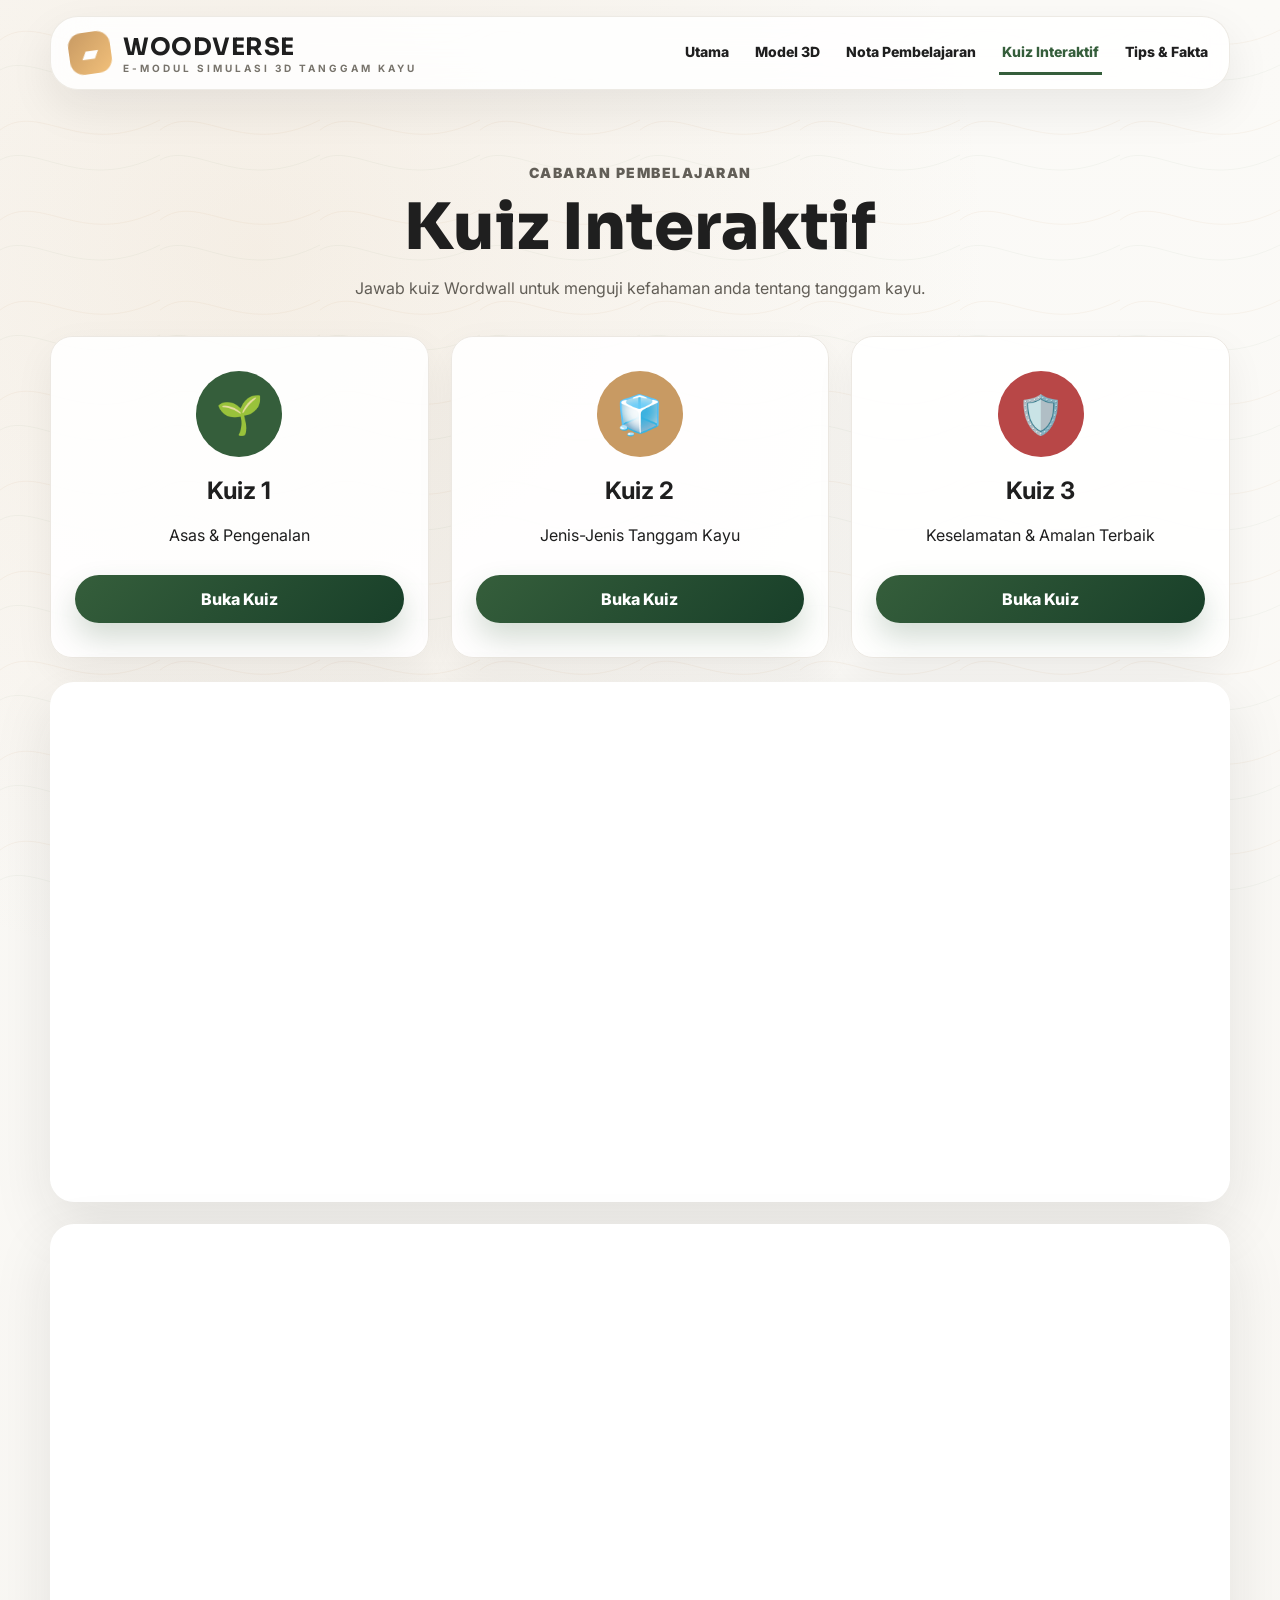
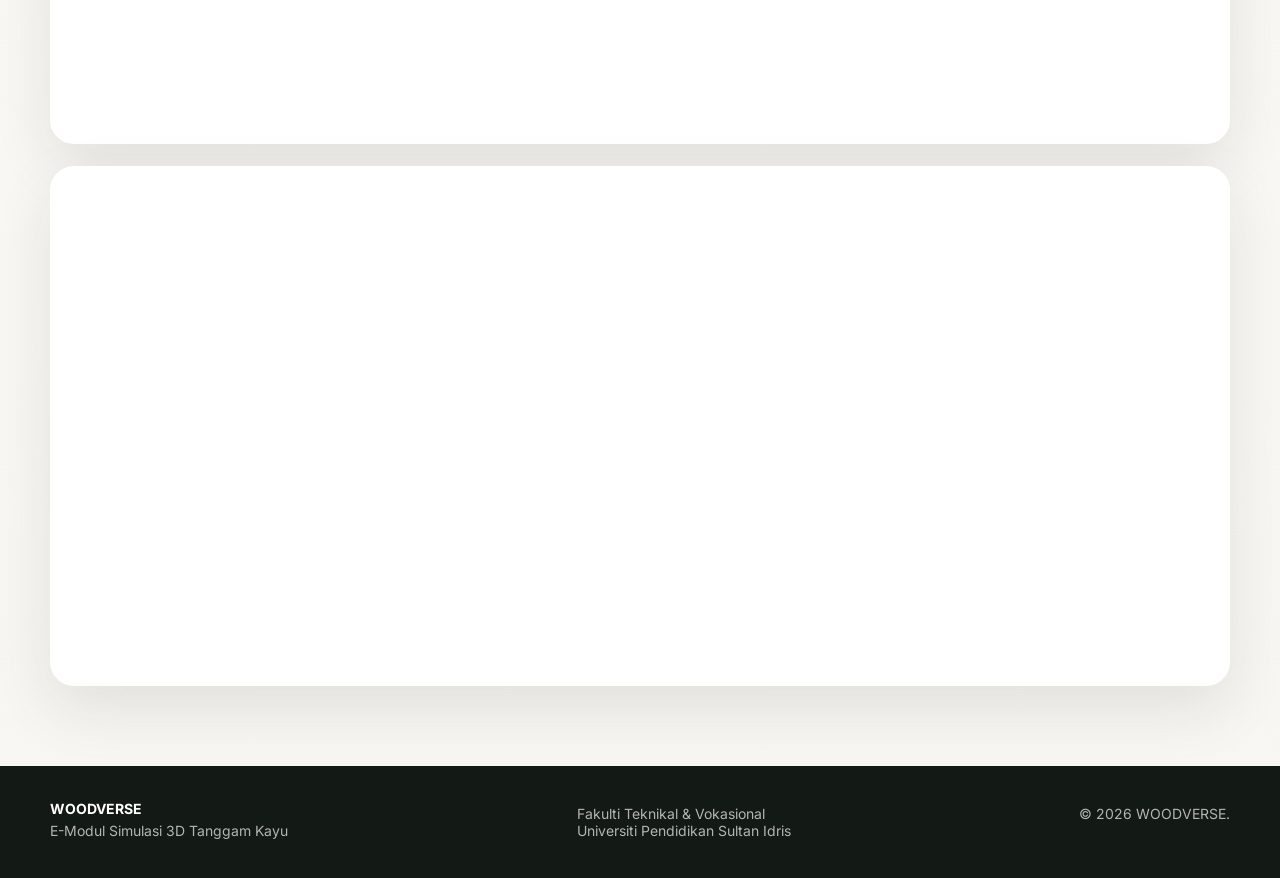
<file: kuiz.html>
<!doctype html>
<html lang="ms"><head><meta charset="utf-8"><meta name="viewport" content="width=device-width, initial-scale=1"><title>Kuiz Interaktif | WOODVERSE</title><link rel="preconnect" href="https://fonts.googleapis.com"><link rel="preconnect" href="https://fonts.gstatic.com" crossorigin><link href="https://fonts.googleapis.com/css2?family=Inter:wght@400;500;600;700;800&family=Sora:wght@500;600;700;800&display=swap" rel="stylesheet"><link rel="stylesheet" href="css/style.css"></head><body>
<header class="site-header"><a class="brand" href="index.html"><span class="brand-mark">▰</span><span><strong>WOODVERSE</strong><small>E-Modul Simulasi 3D Tanggam Kayu</small></span></a><nav class="nav-links" id="navLinks"><a href="index.html">Utama</a><a href="model.html">Model 3D</a><a href="nota.html">Nota Pembelajaran</a><a class="active" href="kuiz.html">Kuiz Interaktif</a><a href="tips.html">Tips & Fakta</a></nav><button class="menu-toggle" onclick="toggleMenu()">☰</button></header>
<main class="page-wrap"><section class="page-title reveal"><p class="eyebrow">Cabaran Pembelajaran</p><h1>Kuiz Interaktif</h1><p>Jawab kuiz Wordwall untuk menguji kefahaman anda tentang tanggam kayu.</p></section><section class="quiz-grid reveal"><article class="quiz-card"><span class="quiz-icon green">🌱</span><h2>Kuiz 1</h2><p>Asas & Pengenalan</p><a class="btn primary" target="_blank" rel="noopener" href="https://wordwall.net/embed/8ca67dd5350146b5a5872507b5dd5291?themeId=65&templateId=5&fontStackId=0">Buka Kuiz</a></article><article class="quiz-card"><span class="quiz-icon wood">🧊</span><h2>Kuiz 2</h2><p>Jenis-Jenis Tanggam Kayu</p><a class="btn primary" target="_blank" rel="noopener" href="https://wordwall.net/embed/bca77bf0a0784e5fbccabd1e99d3cb2f?themeId=65&templateId=3&fontStackId=0">Buka Kuiz</a></article><article class="quiz-card"><span class="quiz-icon red">🛡️</span><h2>Kuiz 3</h2><p>Keselamatan & Amalan Terbaik</p><a class="btn primary" target="_blank" rel="noopener" href="https://wordwall.net/embed/df77142b5eb44274916b19295d7b751c?themeId=65&templateId=46&fontStackId=0">Buka Kuiz</a></article></section><section class="quiz-frame-wrap reveal"><iframe id="q1" class="quiz-frame active" src="https://wordwall.net/embed/8ca67dd5350146b5a5872507b5dd5291?themeId=65&templateId=5&fontStackId=0" title="Kuiz 1"></iframe><iframe id="q2" class="quiz-frame" src="https://wordwall.net/embed/bca77bf0a0784e5fbccabd1e99d3cb2f?themeId=65&templateId=3&fontStackId=0" title="Kuiz 2"></iframe><iframe id="q3" class="quiz-frame" src="https://wordwall.net/embed/df77142b5eb44274916b19295d7b751c?themeId=65&templateId=46&fontStackId=0" title="Kuiz 3"></iframe></section></main>
<footer class="footer"><div><strong>WOODVERSE</strong><p>E-Modul Simulasi 3D Tanggam Kayu</p></div><p>Fakulti Teknikal & Vokasional<br>Universiti Pendidikan Sultan Idris</p><p>© 2026 WOODVERSE.</p></footer><script src="js/main.js"></script></body></html>
</file>
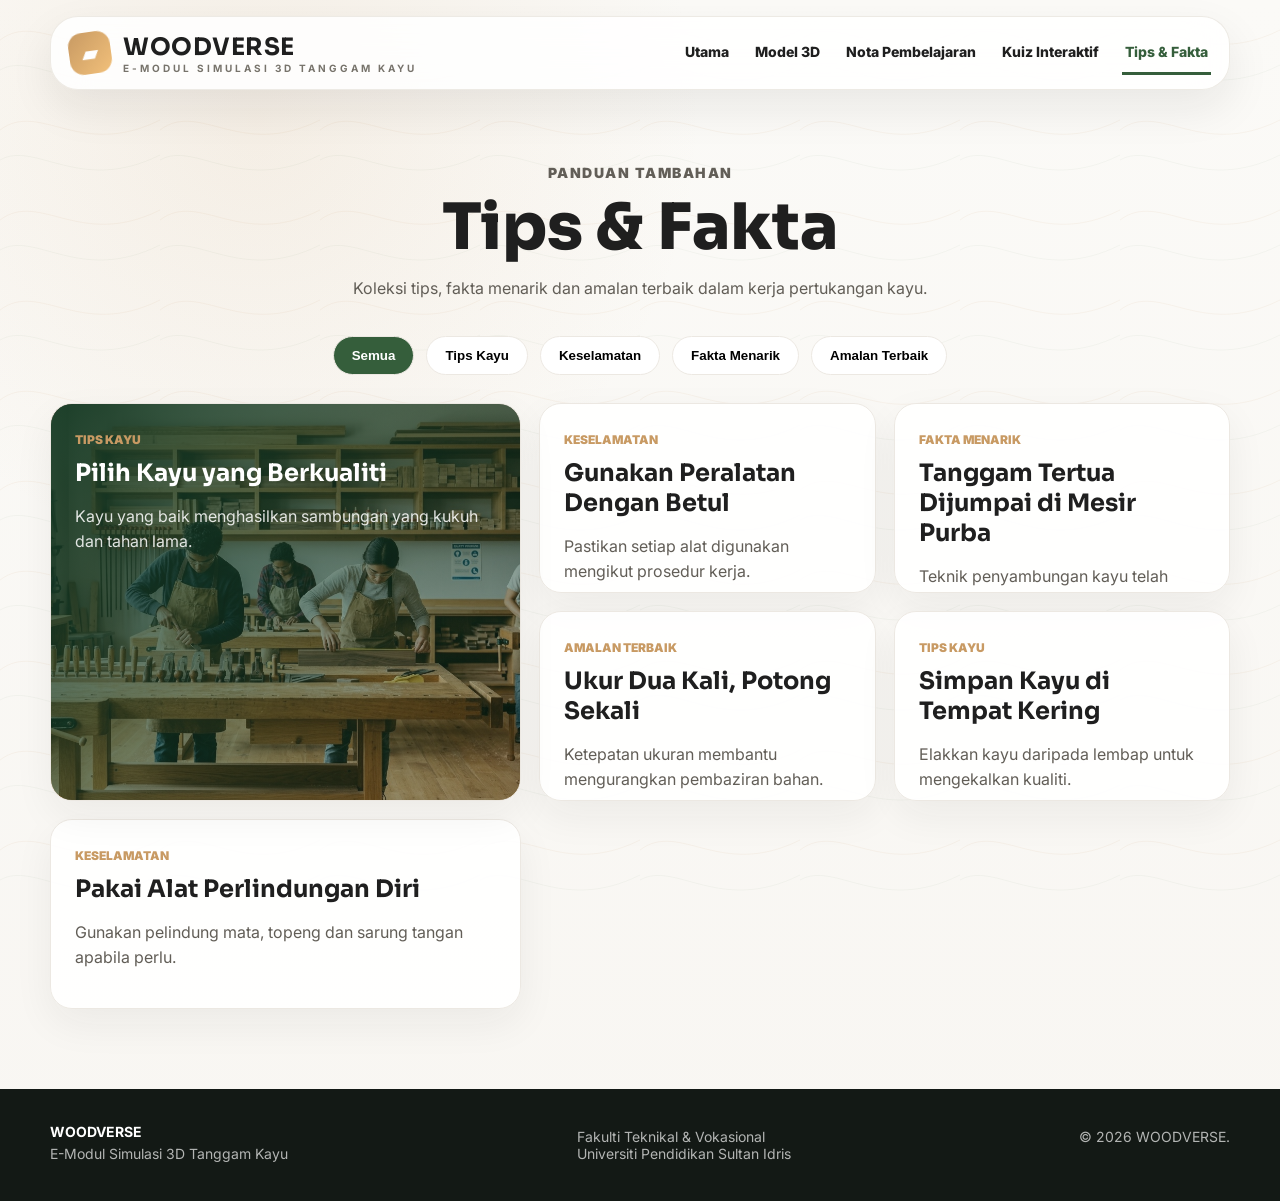
<file: tips.html>
<!doctype html>
<html lang="ms"><head><meta charset="utf-8"><meta name="viewport" content="width=device-width, initial-scale=1"><title>Tips & Fakta | WOODVERSE</title><link rel="preconnect" href="https://fonts.googleapis.com"><link rel="preconnect" href="https://fonts.gstatic.com" crossorigin><link href="https://fonts.googleapis.com/css2?family=Inter:wght@400;500;600;700;800&family=Sora:wght@500;600;700;800&display=swap" rel="stylesheet"><link rel="stylesheet" href="css/style.css"></head><body>
<header class="site-header"><a class="brand" href="index.html"><span class="brand-mark">▰</span><span><strong>WOODVERSE</strong><small>E-Modul Simulasi 3D Tanggam Kayu</small></span></a><nav class="nav-links" id="navLinks"><a href="index.html">Utama</a><a href="model.html">Model 3D</a><a href="nota.html">Nota Pembelajaran</a><a href="kuiz.html">Kuiz Interaktif</a><a class="active" href="tips.html">Tips & Fakta</a></nav><button class="menu-toggle" onclick="toggleMenu()">☰</button></header>
<main class="page-wrap"><section class="page-title reveal"><p class="eyebrow">Panduan Tambahan</p><h1>Tips & Fakta</h1><p>Koleksi tips, fakta menarik dan amalan terbaik dalam kerja pertukangan kayu.</p></section><section class="filter-pills reveal"><button class="active">Semua</button><button>Tips Kayu</button><button>Keselamatan</button><button>Fakta Menarik</button><button>Amalan Terbaik</button></section><section class="magazine-grid reveal"><article class="mag-card big" style="background-image:url('images/home.jpg')"><span>Tips Kayu</span><h2>Pilih Kayu yang Berkualiti</h2><p>Kayu yang baik menghasilkan sambungan yang kukuh dan tahan lama.</p></article><article class="mag-card"><span>Keselamatan</span><h2>Gunakan Peralatan Dengan Betul</h2><p>Pastikan setiap alat digunakan mengikut prosedur kerja.</p></article><article class="mag-card"><span>Fakta Menarik</span><h2>Tanggam Tertua Dijumpai di Mesir Purba</h2><p>Teknik penyambungan kayu telah digunakan sejak zaman dahulu.</p></article><article class="mag-card"><span>Amalan Terbaik</span><h2>Ukur Dua Kali, Potong Sekali</h2><p>Ketepatan ukuran membantu mengurangkan pembaziran bahan.</p></article><article class="mag-card"><span>Tips Kayu</span><h2>Simpan Kayu di Tempat Kering</h2><p>Elakkan kayu daripada lembap untuk mengekalkan kualiti.</p></article><article class="mag-card"><span>Keselamatan</span><h2>Pakai Alat Perlindungan Diri</h2><p>Gunakan pelindung mata, topeng dan sarung tangan apabila perlu.</p></article></section></main>
<footer class="footer"><div><strong>WOODVERSE</strong><p>E-Modul Simulasi 3D Tanggam Kayu</p></div><p>Fakulti Teknikal & Vokasional<br>Universiti Pendidikan Sultan Idris</p><p>© 2026 WOODVERSE.</p></footer><script src="js/main.js"></script></body></html>
</file>
<file: css/style.css>
:root{--cream:#F8F6F2;--white:#fff;--green:#355E3B;--green2:#183f29;--wood:#C89A63;--dark:#1F1F1F;--muted:#77736b;--line:#ECE8E2;--shadow:0 22px 60px rgba(31,31,31,.10);--radius:28px}*{box-sizing:border-box}html{scroll-behavior:smooth}body{margin:0;font-family:Inter,system-ui,sans-serif;color:var(--dark);background:radial-gradient(circle at 20% 10%,rgba(200,154,99,.12),transparent 30%),linear-gradient(180deg,#fbfaf7,var(--cream));font-size:16px}body:before{content:"";position:fixed;inset:0;background-image:url("data:image/svg+xml,%3Csvg width='160' height='90' xmlns='http://www.w3.org/2000/svg'%3E%3Cpath d='M0 40 C40 10 80 70 160 30' fill='none' stroke='%23C89A63' stroke-opacity='.08'/%3E%3Cpath d='M0 70 C35 50 80 105 160 65' fill='none' stroke='%23355E3B' stroke-opacity='.04'/%3E%3C/svg%3E");pointer-events:none;z-index:-1}.site-header{position:sticky;top:16px;z-index:50;width:min(1180px,calc(100% - 32px));margin:16px auto 0;background:rgba(255,255,255,.86);backdrop-filter:blur(18px);border:1px solid rgba(236,232,226,.9);border-radius:28px;display:flex;align-items:center;gap:24px;padding:14px 18px;box-shadow:0 18px 45px rgba(31,31,31,.08)}.brand{display:flex;align-items:center;gap:12px;text-decoration:none;color:var(--dark);min-width:max-content}.brand-mark{width:42px;height:42px;border-radius:14px;background:linear-gradient(135deg,var(--wood),#f2c07a);display:grid;place-items:center;color:#fff;font-size:22px;transform:rotate(-8deg)}.brand strong{display:block;font-family:Sora,sans-serif;font-size:24px;letter-spacing:.5px}.brand small{display:block;text-transform:uppercase;letter-spacing:3px;color:var(--muted);font-size:10px;font-weight:700}.nav-links{display:flex;align-items:center;gap:20px;margin-left:auto}.nav-links a{color:var(--dark);text-decoration:none;font-weight:800;font-size:14px;padding:12px 3px;border-bottom:3px solid transparent}.nav-links a.active,.nav-links a:hover{color:var(--green);border-bottom-color:var(--green)}.nav-cta,.btn{display:inline-flex;align-items:center;justify-content:center;gap:12px;background:linear-gradient(135deg,var(--green),var(--green2));color:#fff;text-decoration:none;border:none;border-radius:999px;padding:14px 24px;font-weight:800;box-shadow:0 15px 30px rgba(53,94,59,.22);cursor:pointer}.nav-cta{white-space:nowrap}.btn:hover{transform:translateY(-2px)}.btn.ghost{background:rgba(255,255,255,.75);color:var(--green);box-shadow:none;border:1px solid var(--line)}.btn.light{background:#fff;color:var(--green)}.menu-toggle{display:none;margin-left:auto;border:0;background:var(--green);color:#fff;border-radius:14px;width:44px;height:44px;font-size:23px}.section-pad{width:min(1180px,calc(100% - 32px));margin:0 auto;padding:70px 0}.hero{min-height:calc(100vh - 110px);display:grid;grid-template-columns:1fr 1fr;align-items:center;gap:40px}.eyebrow{text-transform:uppercase;color:var(--wood);font-weight:900;letter-spacing:1.5px;font-size:14px}.hero h1,.page-title h1,.split-section h2,.section-head h2,.cta-banner h2{font-family:Sora,sans-serif;font-weight:800;line-height:1.04;margin:0}.hero h1{font-size:clamp(44px,6vw,82px);letter-spacing:-3px}.hero h1 span{color:var(--green)}.hero-text{font-size:19px;line-height:1.8;color:#605c55;max-width:650px}.hero-actions{display:flex;gap:14px;flex-wrap:wrap;margin-top:28px}.hero-visual{position:relative;min-height:520px;display:grid;place-items:center}.wood-orbit{position:absolute;width:min(540px,90vw);height:min(540px,90vw);border-radius:50%;background:radial-gradient(circle,rgba(200,154,99,.14),transparent 62%);border:1px solid rgba(200,154,99,.16)}.hero-img{width:min(560px,100%);position:relative;z-index:2;filter:drop-shadow(0 35px 45px rgba(74,42,16,.24));animation:float 4s ease-in-out infinite}.chip{position:absolute;z-index:4;background:#fff;border:1px solid var(--line);box-shadow:var(--shadow);padding:12px 16px;border-radius:999px;font-weight:800;color:var(--green)}.chip-one{left:6%;top:22%}.chip-two{right:5%;bottom:22%}@keyframes float{50%{transform:translateY(-18px) rotate(1deg)}}.stats{width:min(1080px,calc(100% - 32px));margin:0 auto;background:rgba(255,255,255,.92);border:1px solid var(--line);border-radius:24px;box-shadow:var(--shadow);display:grid;grid-template-columns:repeat(4,1fr);overflow:hidden}.stats div{display:flex;align-items:center;justify-content:center;gap:16px;padding:26px;border-right:1px solid var(--line)}.stats div:last-child{border:0}.stats strong{font-family:Sora;font-size:40px;color:var(--green)}.stats span{font-weight:700;color:#504d48}.split-section{display:grid;grid-template-columns:.8fr 1.2fr;gap:46px;align-items:center}.split-section h2,.section-head h2,.cta-banner h2{font-size:clamp(32px,4vw,54px);letter-spacing:-2px}.split-section p{line-height:1.8;color:#65615a}.feature-grid{display:grid;grid-template-columns:repeat(4,1fr);gap:18px}.feature-card,.model-card,.quiz-card,.mag-card,.side-panel,.viewer-card,.info-panel,.pdf-card{background:rgba(255,255,255,.9);border:1px solid var(--line);border-radius:22px;box-shadow:0 15px 40px rgba(31,31,31,.06)}.feature-card{padding:24px}.feature-card span{width:58px;height:58px;display:grid;place-items:center;background:var(--cream);border-radius:18px;font-size:26px}.feature-card h3{font-family:Sora;margin:20px 0 8px}.feature-card p{font-size:14px}.section-head{margin-bottom:24px}.model-strip{display:grid;grid-template-columns:repeat(7,minmax(150px,1fr));gap:14px;overflow-x:auto;padding-bottom:14px}.model-card{text-decoration:none;color:var(--dark);padding:14px;min-width:155px}.model-card small{color:var(--wood);font-weight:900}.model-card img{width:100%;height:120px;object-fit:contain}.model-card strong{display:block;line-height:1.35}.model-card:hover,.feature-card:hover,.quiz-card:hover,.mag-card:hover{transform:translateY(-5px);box-shadow:var(--shadow)}.cta-banner{width:min(1180px,calc(100% - 32px));margin:40px auto 80px;background:linear-gradient(135deg,rgba(24,63,41,.98),rgba(53,94,59,.92)),url('../images/home.jpg') center/cover;border-radius:28px;color:#fff;padding:44px;display:flex;align-items:center;justify-content:space-between;gap:20px}.cta-banner p{color:rgba(255,255,255,.8)}.footer{background:#131915;color:#fff;display:flex;justify-content:space-between;gap:24px;padding:34px max(24px,calc((100% - 1180px)/2));font-size:14px}.footer p{color:rgba(255,255,255,.68);margin:5px 0}.page-wrap{width:min(1180px,calc(100% - 32px));margin:0 auto;padding:44px 0 80px}.page-title{text-align:center;margin:30px auto 38px}.page-title h1{font-size:clamp(36px,5vw,64px)}.page-title p{color:#625e57}.model-layout{display:grid;grid-template-columns:190px 1fr 300px;gap:20px;align-items:stretch}.side-panel,.info-panel{padding:20px}.side-panel h3{font-family:Sora;margin-top:0}.joint-btn,.note-side a{display:block;width:100%;text-align:left;border:0;background:transparent;padding:14px 14px;border-radius:14px;font-weight:800;cursor:pointer;margin-bottom:8px;text-decoration:none;color:var(--dark)}.joint-btn.active,.joint-btn:hover,.note-side a.active,.note-side a:hover{background:linear-gradient(135deg,var(--green),var(--green2));color:#fff}.viewer-card{padding:18px}.viewer-toolbar{display:flex;justify-content:space-between;align-items:center;margin-bottom:12px;font-weight:800;color:var(--green)}model-viewer{width:100%;height:460px;background:#fbfaf7;border-radius:20px}.step-row{display:grid;grid-template-columns:repeat(4,1fr);gap:10px;margin-top:14px}.step-btn{border:1px solid var(--line);background:#fff;border-radius:14px;padding:12px;font-weight:900;cursor:pointer}.step-btn.active,.step-btn:hover{background:var(--green);color:#fff}.info-panel h2{font-family:Sora;color:var(--green);font-size:30px}.info-block{border-top:1px solid var(--line);padding-top:18px;margin-top:18px}.info-block h3{margin-bottom:4px}.notes-layout{display:grid;grid-template-columns:250px 1fr;gap:22px}.download-note{margin-top:30px;border:1px solid var(--line)!important;background:#fff!important;color:var(--green)!important}.pdf-card{padding:16px}.pdf-card iframe{width:100%;height:680px;border:0;border-radius:16px;background:#fff}.quiz-grid{display:grid;grid-template-columns:repeat(3,1fr);gap:22px}.quiz-card{text-align:center;padding:34px 24px}.quiz-icon{width:86px;height:86px;border-radius:50%;display:grid;place-items:center;margin:0 auto 18px;font-size:38px;color:#fff}.quiz-icon.green{background:var(--green)}.quiz-icon.wood{background:var(--wood)}.quiz-icon.red{background:#b84747}.quiz-frame-wrap{margin-top:24px}.quiz-frame{display:none;width:100%;height:560px;border:0;border-radius:24px;box-shadow:var(--shadow);background:#fff}.quiz-frame.active{display:block}.filter-pills{display:flex;gap:12px;justify-content:center;flex-wrap:wrap;margin-bottom:28px}.filter-pills button{border:1px solid var(--line);background:#fff;border-radius:999px;padding:11px 18px;font-weight:800}.filter-pills .active{background:var(--green);color:#fff}.magazine-grid{display:grid;grid-template-columns:1.4fr 1fr 1fr;grid-auto-rows:190px;gap:18px}.mag-card{padding:24px;overflow:hidden}.mag-card.big{grid-row:span 2;color:#fff;background-size:cover;background-position:center;position:relative}.mag-card.big:before{content:"";position:absolute;inset:0;background:linear-gradient(135deg,rgba(24,63,41,.92),rgba(24,63,41,.25))}.mag-card.big>*{position:relative}.mag-card span{color:var(--wood);font-size:12px;text-transform:uppercase;font-weight:900}.mag-card h2{font-family:Sora;margin:10px 0}.mag-card p{color:#625e57;line-height:1.6}.mag-card.big p{color:rgba(255,255,255,.86)}.reveal{opacity:0;transform:translateY(24px);transition:.7s ease}.reveal.show{opacity:1;transform:translateY(0)}@media (max-width:960px){.nav-links,.nav-cta{display:none}.menu-toggle{display:block}.nav-links.open{display:flex;position:absolute;top:74px;left:0;right:0;flex-direction:column;background:#fff;border-radius:22px;padding:18px;box-shadow:var(--shadow)}.hero,.split-section,.model-layout,.notes-layout{grid-template-columns:1fr}.hero{padding-top:30px}.hero-visual{min-height:360px}.stats{grid-template-columns:repeat(2,1fr)}.feature-grid,.quiz-grid{grid-template-columns:1fr 1fr}.model-strip{grid-template-columns:repeat(7,170px)}.footer,.cta-banner{flex-direction:column;align-items:flex-start}.magazine-grid{grid-template-columns:1fr;grid-auto-rows:auto}.mag-card{min-height:180px}}@media (max-width:620px){.brand strong{font-size:18px}.brand small{letter-spacing:1px;font-size:8px}.site-header{top:8px;width:calc(100% - 16px);border-radius:20px}.hero h1{font-size:42px;letter-spacing:-1.5px}.hero-actions,.stats{display:grid;grid-template-columns:1fr}.stats div{border-right:0;border-bottom:1px solid var(--line)}.feature-grid,.quiz-grid{grid-template-columns:1fr}.step-row{grid-template-columns:repeat(2,1fr)}model-viewer{height:360px}.pdf-card iframe,.quiz-frame{height:520px}}


/* FINAL CLEAN FIXES - 24 June */
.nav-cta{display:none!important}
.site-header{justify-content:space-between}
.nav-links{margin-left:auto}
.viewer-thumbs,.thumb-row,.thumbnail-row,.model-thumbnails,.preview-thumbs,.thumbs{display:none!important}
.viewer-card model-viewer{height:520px;min-height:520px;display:block;overflow:hidden}
.model-layout{align-items:start}
.info-panel{position:sticky;top:120px}
.step-row{max-width:520px;margin:18px auto 0}
.quiz-card .btn{width:100%;margin-top:14px}
.quiz-frame-wrap{display:grid;gap:22px}
.quiz-frame{display:block!important;height:520px;margin-bottom:0}
.pdf-card iframe{height:760px;background:white}
.download-note{display:block;text-align:center;margin-top:26px}
@media (max-width:960px){.info-panel{position:static}.viewer-card model-viewer{height:420px;min-height:420px}.quiz-frame{height:480px}.pdf-card iframe{height:560px}}
</file>
